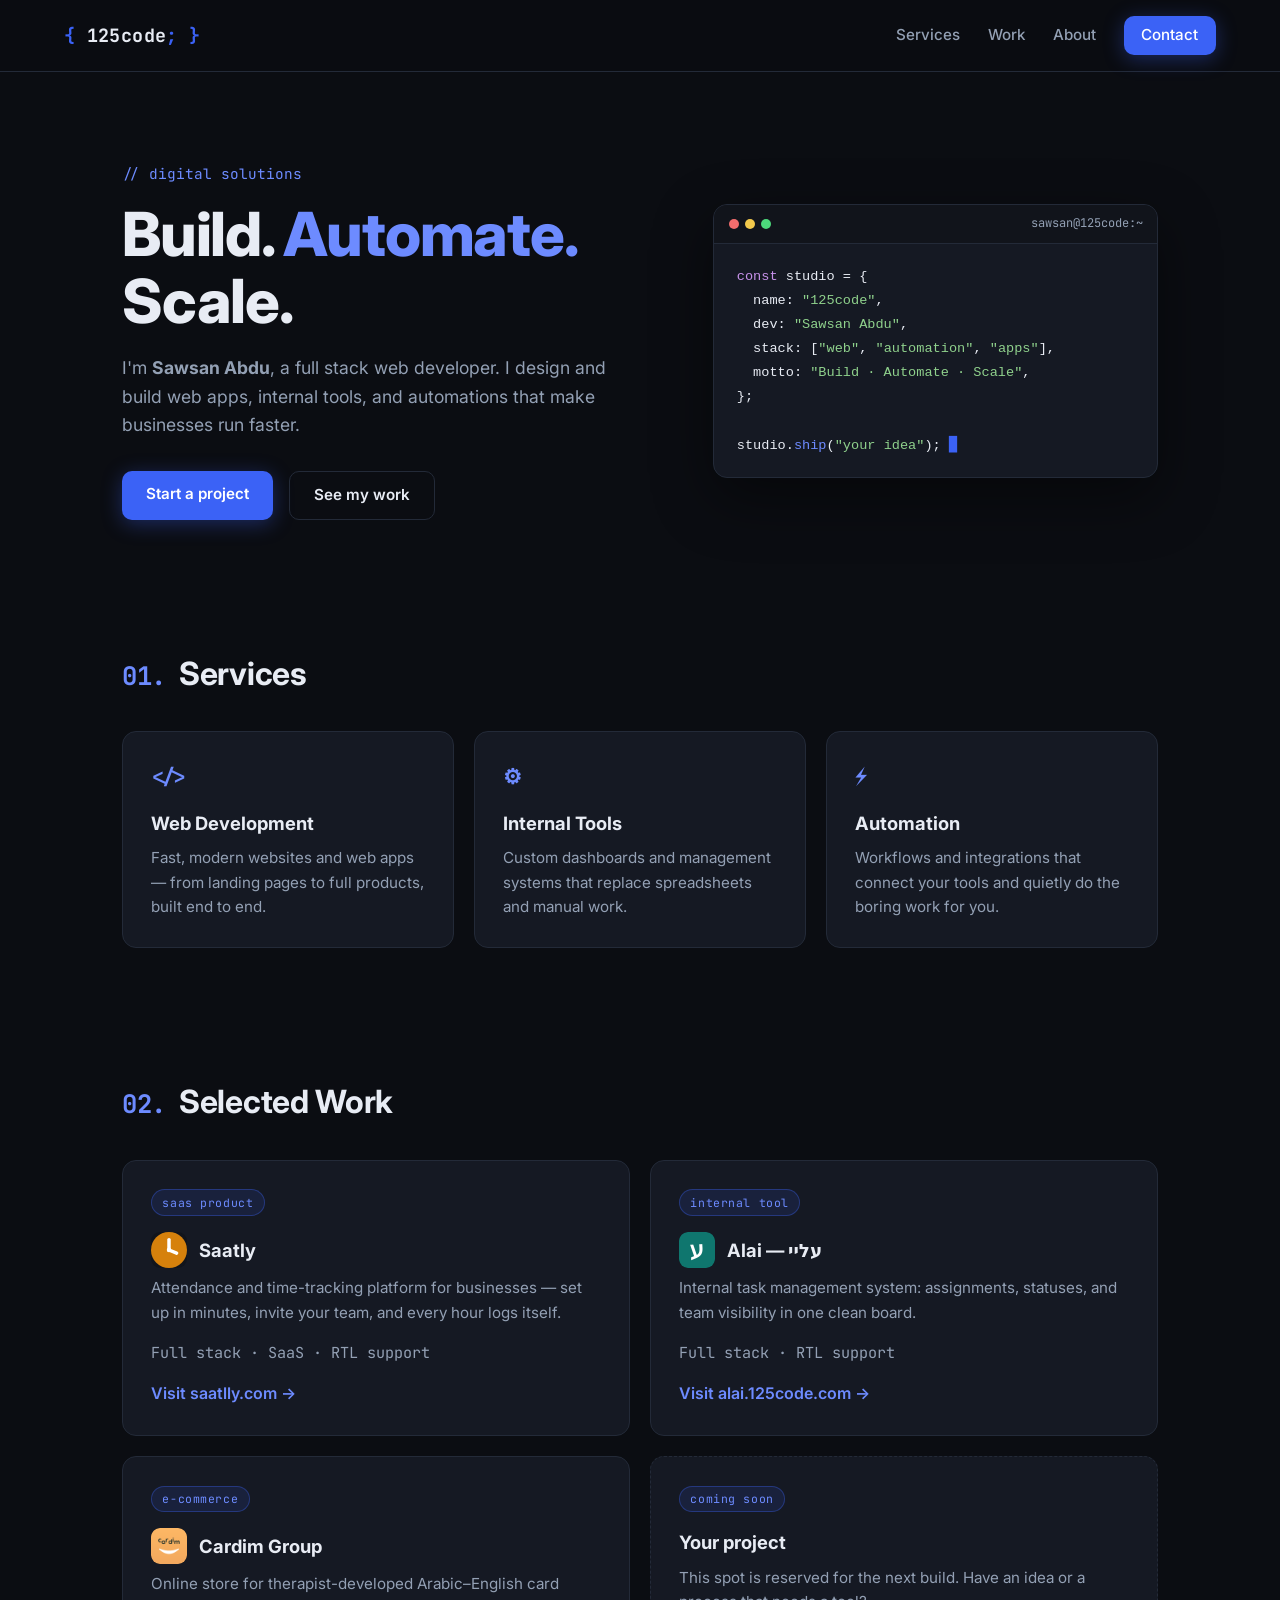
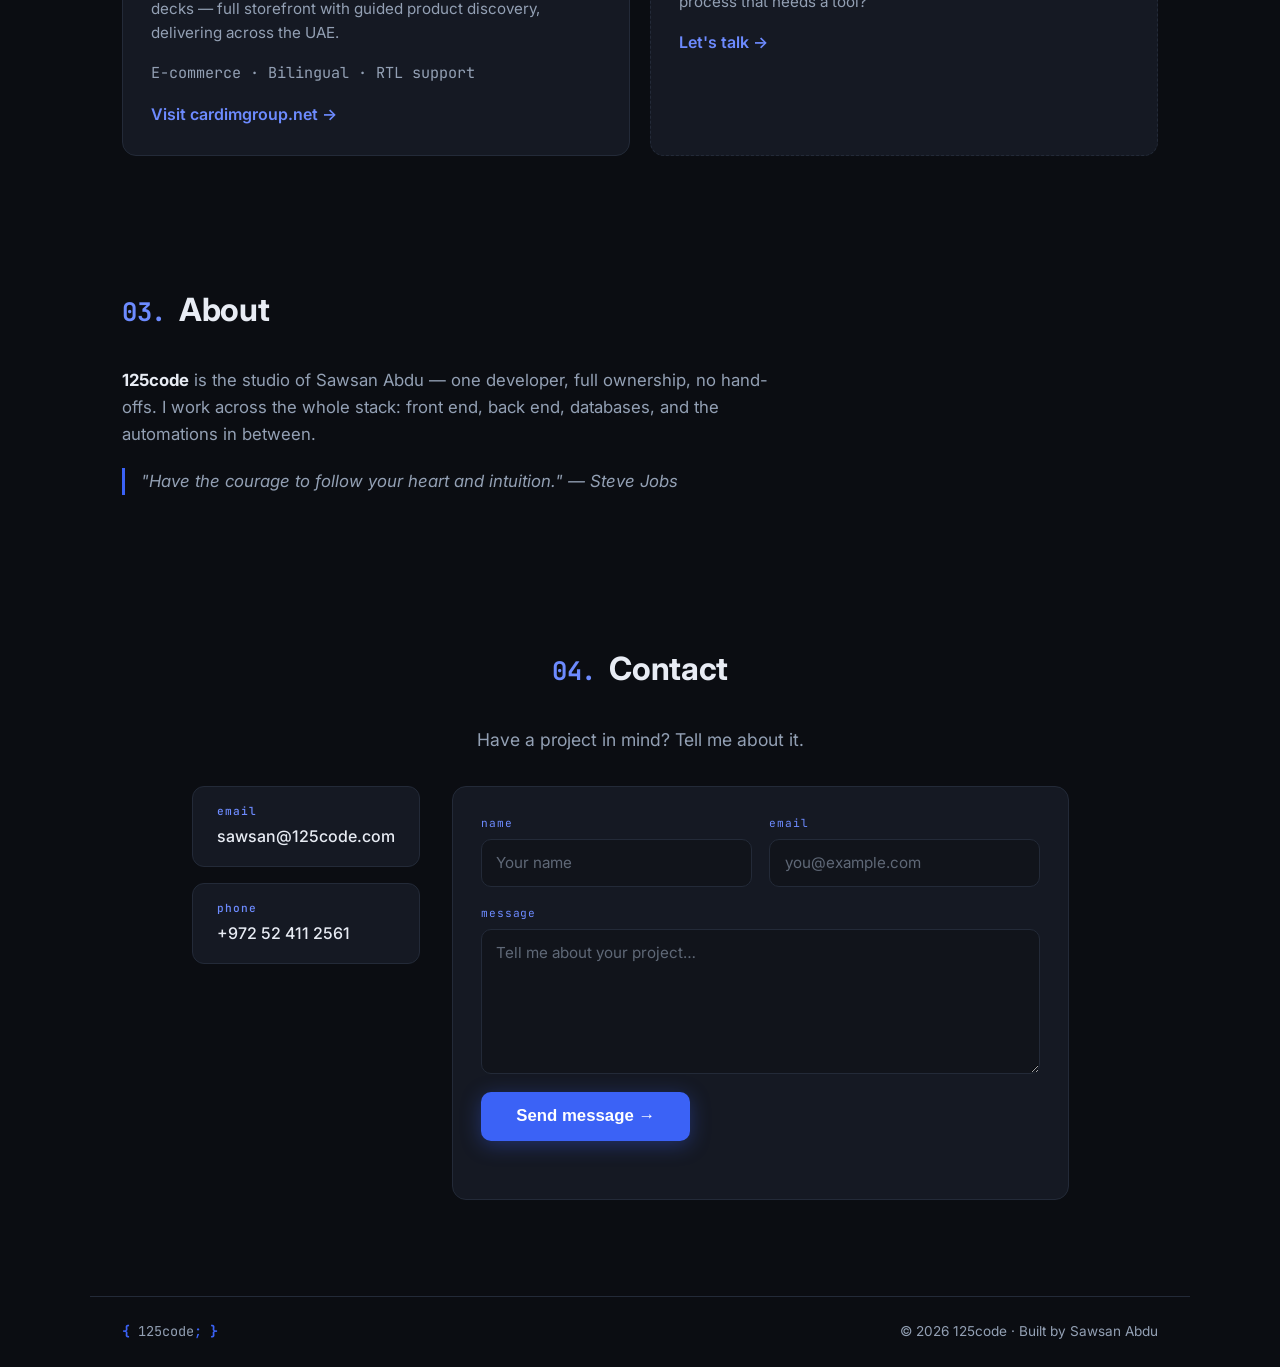
<file: index.html>
<!DOCTYPE html>
<html lang="en">
<head>
  <meta charset="UTF-8">
  <meta name="viewport" content="width=device-width, initial-scale=1.0">
  <title>125code — Digital Solutions · Sawsan Abdu, Full Stack Web Developer</title>
  <meta name="description" content="125code — digital solutions by Sawsan Abdu, full stack web developer. Build · Automate · Scale.">
  <meta property="og:title" content="125code — Digital Solutions">
  <meta property="og:description" content="Web apps, internal tools and automation by Sawsan Abdu, full stack web developer. Build · Automate · Scale.">
  <meta property="og:image" content="https://www.125code.com/img/og-image.png">
  <meta property="og:url" content="https://www.125code.com/">
  <meta property="og:type" content="website">
  <meta name="twitter:card" content="summary_large_image">
  <link rel="preconnect" href="https://fonts.googleapis.com">
  <link rel="preconnect" href="https://fonts.gstatic.com" crossorigin>
  <link href="https://fonts.googleapis.com/css2?family=Inter:wght@400;500;600;700;800&family=JetBrains+Mono:wght@400;500;700&display=swap" rel="stylesheet">
  <link rel="stylesheet" href="css/style.css">
  <link rel="icon" href="data:image/svg+xml,<svg xmlns='http://www.w3.org/2000/svg' viewBox='0 0 100 100'><text y='80' font-size='80' font-family='monospace' fill='%233b62f6'>{;}</text></svg>">
</head>
<body>

  <header class="nav" id="top">
    <a class="logo" href="#top" aria-label="125code home">
      <span class="brace">{</span> 125code<span class="semi">;</span> <span class="brace">}</span>
    </a>
    <nav class="nav-links" aria-label="Main">
      <a href="#services">Services</a>
      <a href="#work">Work</a>
      <a href="#about">About</a>
      <a href="#contact" class="btn btn-small">Contact</a>
    </nav>
    <button class="nav-toggle" aria-label="Toggle menu" aria-expanded="false">
      <span></span><span></span><span></span>
    </button>
  </header>

  <main>
    <!-- ============ HERO ============ -->
    <section class="hero">
      <div class="hero-text">
        <p class="eyebrow mono">// digital solutions</p>
        <h1>Build. <span class="accent">Automate.</span> Scale.</h1>
        <p class="lede">
          I'm <strong>Sawsan Abdu</strong>, a full stack web developer.
          I design and build web apps, internal tools, and automations
          that make businesses run faster.
        </p>
        <div class="hero-cta">
          <a class="btn" href="#contact">Start a project</a>
          <a class="btn btn-ghost" href="#work">See my work</a>
        </div>
      </div>

      <div class="hero-card" aria-hidden="true">
        <div class="term">
          <div class="term-bar"><i></i><i></i><i></i><span class="mono">sawsan@125code:~</span></div>
          <pre class="mono"><code><span class="c-kw">const</span> studio = {
  name: <span class="c-str">"125code"</span>,
  dev: <span class="c-str">"Sawsan Abdu"</span>,
  stack: [<span class="c-str">"web"</span>, <span class="c-str">"automation"</span>, <span class="c-str">"apps"</span>],
  motto: <span class="c-str">"Build · Automate · Scale"</span>,
};

studio.<span class="c-fn">ship</span>(<span class="c-str">"your idea"</span>); <span class="cursor">▊</span></code></pre>
        </div>
      </div>
    </section>

    <!-- ============ SERVICES ============ -->
    <section id="services" class="section">
      <h2><span class="mono accent">01.</span> Services</h2>
      <div class="grid grid-3">
        <article class="card">
          <div class="card-icon mono">&lt;/&gt;</div>
          <h3>Web Development</h3>
          <p>Fast, modern websites and web apps — from landing pages to full products, built end to end.</p>
        </article>
        <article class="card">
          <div class="card-icon mono">⚙</div>
          <h3>Internal Tools</h3>
          <p>Custom dashboards and management systems that replace spreadsheets and manual work.</p>
        </article>
        <article class="card">
          <div class="card-icon mono">⚡</div>
          <h3>Automation</h3>
          <p>Workflows and integrations that connect your tools and quietly do the boring work for you.</p>
        </article>
      </div>
    </section>

    <!-- ============ WORK ============ -->
    <section id="work" class="section">
      <h2><span class="mono accent">02.</span> Selected Work</h2>
      <div class="grid grid-2">
        <article class="card work-card">
          <div class="work-tag mono">saas product</div>
          <div class="work-head">
            <img class="work-icon" src="img/saatly-icon.svg" alt="Saatly logo" width="36" height="36">
            <h3>Saatly</h3>
          </div>
          <p>Attendance and time-tracking platform for businesses — set up in minutes, invite your team, and every hour logs itself.</p>
          <p class="mono stack-line">Full stack · SaaS · RTL support</p>
          <a class="link-arrow" href="https://www.saatlly.com/home" target="_blank" rel="noopener">Visit saatlly.com →</a>
        </article>
        <article class="card work-card">
          <div class="work-tag mono">internal tool</div>
          <div class="work-head">
            <img class="work-icon" src="img/alai-icon.svg" alt="Alai logo" width="36" height="36">
            <h3>Alai — עליי</h3>
          </div>
          <p>Internal task management system: assignments, statuses, and team visibility in one clean board.</p>
          <p class="mono stack-line">Full stack · RTL support</p>
          <a class="link-arrow" href="https://alai.125code.com/" target="_blank" rel="noopener">Visit alai.125code.com →</a>
        </article>
        <article class="card work-card">
          <div class="work-tag mono">e-commerce</div>
          <div class="work-head">
            <img class="work-icon" src="img/cardim-icon.png" alt="Cardim Group logo" width="36" height="36">
            <h3>Cardim Group</h3>
          </div>
          <p>Online store for therapist-developed Arabic–English card decks — full storefront with guided product discovery, delivering across the UAE.</p>
          <p class="mono stack-line">E-commerce · Bilingual · RTL support</p>
          <a class="link-arrow" href="https://cardimgroup.net/" target="_blank" rel="noopener">Visit cardimgroup.net →</a>
        </article>
        <article class="card work-card work-card--next">
          <div class="work-tag mono">coming soon</div>
          <h3>Your project</h3>
          <p>This spot is reserved for the next build. Have an idea or a process that needs a tool?</p>
          <a class="link-arrow" href="#contact">Let's talk →</a>
        </article>
      </div>
    </section>

    <!-- ============ ABOUT ============ -->
    <section id="about" class="section about">
      <h2><span class="mono accent">03.</span> About</h2>
      <div class="about-body">
        <p>
          <strong>125code</strong> is the studio of Sawsan Abdu — one developer,
          full ownership, no hand-offs. I work across the whole stack:
          front end, back end, databases, and the automations in between.
        </p>
        <p class="quote">
          "Have the courage to follow your heart and intuition." — Steve Jobs
        </p>
      </div>
    </section>

    <!-- ============ CONTACT ============ -->
    <section id="contact" class="section contact">
      <h2><span class="mono accent">04.</span> Contact</h2>
      <p class="lede">Have a project in mind? Tell me about it.</p>

      <div class="contact-layout">
        <div class="contact-grid">
          <a class="contact-item" href="mailto:sawsan@125code.com">
            <span class="mono contact-label">email</span>
            <span>sawsan@125code.com</span>
          </a>
          <a class="contact-item" href="tel:+972524112561">
            <span class="mono contact-label">phone</span>
            <span dir="ltr">+972 52 411 2561</span>
          </a>
        </div>

        <form class="contact-form" id="contact-form">
          <div class="form-row">
            <label>
              <span class="mono form-label">name</span>
              <input type="text" name="name" placeholder="Your name" required>
            </label>
            <label>
              <span class="mono form-label">email</span>
              <input type="email" name="email" placeholder="you@example.com" required>
            </label>
          </div>
          <label>
            <span class="mono form-label">message</span>
            <textarea name="message" rows="5" placeholder="Tell me about your project…" required></textarea>
          </label>
          <button type="submit" class="btn btn-big">Send message →</button>
          <p class="form-hint mono" id="form-hint"></p>
        </form>
      </div>
    </section>
  </main>

  <footer class="footer">
    <span class="mono"><span class="brace">{</span> 125code<span class="semi">;</span> <span class="brace">}</span></span>
    <span>© 2026 125code · Built by Sawsan Abdu</span>
  </footer>

  <script src="js/main.js"></script>
</body>
</html>
</file>
<file: css/style.css>
/* ===== 125code — brand tokens (from signature) ===== */
:root {
  --bg: #0b0d12;
  --bg-soft: #11141b;
  --card: #151923;
  --border: #232a38;
  --text: #e8ecf4;
  --muted: #93a0b4;
  --blue: #3b62f6;      /* signature brace blue */
  --blue-soft: #6d8bff;
  --font-sans: "Inter", system-ui, -apple-system, sans-serif;
  --font-mono: "JetBrains Mono", ui-monospace, SFMono-Regular, monospace;
}

* { margin: 0; padding: 0; box-sizing: border-box; }
html { scroll-behavior: smooth; }

body {
  background: var(--bg);
  color: var(--text);
  font-family: var(--font-sans);
  line-height: 1.6;
  -webkit-font-smoothing: antialiased;
}

.mono { font-family: var(--font-mono); }
.accent { color: var(--blue-soft); }
.brace { color: var(--blue); font-weight: 700; }
.semi { color: var(--blue); }

/* ===== Nav ===== */
.nav {
  position: sticky; top: 0; z-index: 50;
  display: flex; align-items: center; justify-content: space-between;
  padding: 1rem clamp(1.25rem, 5vw, 4rem);
  background: color-mix(in srgb, var(--bg) 85%, transparent);
  backdrop-filter: blur(12px);
  border-bottom: 1px solid var(--border);
}
.logo {
  font-family: var(--font-mono);
  font-size: 1.15rem; font-weight: 700;
  color: var(--text); text-decoration: none;
  letter-spacing: 0.02em;
}
.nav-links { display: flex; align-items: center; gap: 1.75rem; }
.nav-links a {
  color: var(--muted); text-decoration: none; font-size: 0.95rem; font-weight: 500;
  transition: color 0.2s;
}
.nav-links a:hover { color: var(--text); }
.nav-toggle { display: none; background: none; border: 0; cursor: pointer; }
.nav-toggle span {
  display: block; width: 22px; height: 2px; margin: 5px 0;
  background: var(--text); border-radius: 2px; transition: 0.25s;
}

/* ===== Buttons ===== */
.btn {
  display: inline-block;
  background: var(--blue); color: #fff !important;
  padding: 0.7rem 1.5rem; border-radius: 10px;
  text-decoration: none; font-weight: 600; font-size: 0.95rem;
  transition: transform 0.15s, box-shadow 0.15s, background 0.2s;
  box-shadow: 0 4px 20px rgba(59, 98, 246, 0.35);
}
.btn:hover { transform: translateY(-2px); background: var(--blue-soft); }
.btn-small { padding: 0.45rem 1.1rem; }
.btn-big { padding: 0.9rem 2.2rem; font-size: 1.05rem; }
.btn-ghost {
  background: transparent; color: var(--text) !important;
  border: 1px solid var(--border); box-shadow: none;
}
.btn-ghost:hover { background: var(--bg-soft); border-color: var(--blue); }

/* ===== Hero ===== */
.hero {
  display: grid; grid-template-columns: 1.1fr 0.9fr; gap: 3rem;
  align-items: center;
  max-width: 1100px; margin: 0 auto;
  padding: clamp(4rem, 10vh, 7rem) clamp(1.25rem, 5vw, 2rem) 4rem;
}
.eyebrow { color: var(--blue-soft); font-size: 0.9rem; margin-bottom: 1rem; }
.hero h1 {
  font-size: clamp(2.4rem, 6vw, 3.8rem);
  font-weight: 800; line-height: 1.1; letter-spacing: -0.02em;
  margin-bottom: 1.25rem;
}
.lede { color: var(--muted); font-size: 1.1rem; max-width: 32rem; }
.hero-cta { display: flex; gap: 1rem; margin-top: 2rem; flex-wrap: wrap; }

/* terminal card */
.term {
  background: var(--card);
  border: 1px solid var(--border);
  border-radius: 14px;
  overflow: hidden;
  box-shadow: 0 20px 60px rgba(0, 0, 0, 0.45);
}
.term-bar {
  display: flex; align-items: center; gap: 6px;
  padding: 0.6rem 0.9rem;
  background: var(--bg-soft); border-bottom: 1px solid var(--border);
}
.term-bar i { width: 10px; height: 10px; border-radius: 50%; background: var(--border); }
.term-bar i:first-child { background: #f26d6d; }
.term-bar i:nth-child(2) { background: #f2c94c; }
.term-bar i:nth-child(3) { background: #4cd97b; }
.term-bar span { margin-left: auto; color: var(--muted); font-size: 0.75rem; }
.term pre {
  padding: 1.25rem 1.4rem; font-size: 0.85rem; line-height: 1.7;
  overflow-x: auto; color: var(--text);
}
.c-kw { color: #c792ea; }
.c-str { color: #8fd18c; }
.c-fn { color: var(--blue-soft); }
.cursor { color: var(--blue); animation: blink 1.1s steps(1) infinite; }
@keyframes blink { 50% { opacity: 0; } }

/* ===== Sections ===== */
.section {
  max-width: 1100px; margin: 0 auto;
  padding: 4rem clamp(1.25rem, 5vw, 2rem);
}
.section h2 {
  font-size: clamp(1.5rem, 3vw, 2rem);
  margin-bottom: 2rem; letter-spacing: -0.01em;
}
.section h2 .mono { font-size: 0.8em; margin-right: 0.4rem; }

.grid { display: grid; gap: 1.25rem; }
.grid-3 { grid-template-columns: repeat(3, 1fr); }
.grid-2 { grid-template-columns: repeat(2, 1fr); }

.card {
  background: var(--card);
  border: 1px solid var(--border);
  border-radius: 14px;
  padding: 1.75rem;
  transition: transform 0.2s, border-color 0.2s;
}
.card:hover { transform: translateY(-4px); border-color: var(--blue); }
.card h3 { margin-bottom: 0.5rem; font-size: 1.15rem; }
.card p { color: var(--muted); font-size: 0.95rem; }
.card-icon {
  color: var(--blue-soft); font-size: 1.3rem; font-weight: 700;
  margin-bottom: 1rem;
}

.work-head {
  display: flex; align-items: center; gap: 0.75rem;
  margin-bottom: 0.5rem;
}
.work-head h3 { margin-bottom: 0; }
.work-icon {
  width: 36px; height: 36px; border-radius: 9px;
  object-fit: cover; flex-shrink: 0;
  background: var(--bg-soft);
}

.work-tag {
  display: inline-block; font-size: 0.72rem; letter-spacing: 0.05em;
  color: var(--blue-soft); background: rgba(59, 98, 246, 0.12);
  border: 1px solid rgba(59, 98, 246, 0.35);
  padding: 0.2rem 0.65rem; border-radius: 999px; margin-bottom: 1rem;
}
.stack-line { margin-top: 1rem; font-size: 0.78rem; color: var(--muted); }
.work-card--next { border-style: dashed; }
.link-arrow {
  display: inline-block; margin-top: 1rem;
  color: var(--blue-soft); text-decoration: none; font-weight: 600;
}
.link-arrow:hover { text-decoration: underline; }

/* ===== About ===== */
.about-body { max-width: 42rem; }
.about-body p { color: var(--muted); font-size: 1.05rem; margin-bottom: 1.25rem; }
.about-body strong { color: var(--text); }
.quote {
  border-left: 3px solid var(--blue);
  padding-left: 1rem; font-style: italic; font-size: 0.98rem;
}

/* ===== Contact ===== */
.contact { text-align: center; padding-bottom: 6rem; }
.contact .lede { margin: 0 auto 2rem; }
.contact-layout {
  display: grid; grid-template-columns: 0.85fr 1.15fr; gap: 2rem;
  max-width: 56rem; margin: 0 auto; text-align: left;
  align-items: start;
}
.contact-grid {
  display: flex; flex-direction: column; gap: 1rem;
}

.contact-form {
  display: flex; flex-direction: column; gap: 1.1rem;
  background: var(--card); border: 1px solid var(--border);
  border-radius: 14px; padding: 1.75rem;
}
.form-row {
  display: grid; grid-template-columns: 1fr 1fr; gap: 1.1rem;
}
.contact-form label { display: flex; flex-direction: column; gap: 0.35rem; }
.form-label { font-size: 0.7rem; color: var(--blue-soft); letter-spacing: 0.08em; }
.contact-form input,
.contact-form textarea {
  background: var(--bg-soft); color: var(--text);
  border: 1px solid var(--border); border-radius: 10px;
  padding: 0.7rem 0.9rem; font: inherit; font-size: 0.95rem;
  transition: border-color 0.2s;
  resize: vertical;
}
.contact-form input:focus,
.contact-form textarea:focus {
  outline: none; border-color: var(--blue);
}
.contact-form input::placeholder,
.contact-form textarea::placeholder { color: var(--muted); opacity: 0.6; }
.contact-form .btn { border: 0; cursor: pointer; align-self: flex-start; }
.form-hint { font-size: 0.78rem; color: var(--muted); min-height: 1em; margin: 0; }
.contact-item {
  display: flex; flex-direction: column; gap: 0.2rem;
  background: var(--card); border: 1px solid var(--border);
  border-radius: 12px; padding: 1rem 1.5rem;
  color: var(--text); text-decoration: none; font-weight: 500;
  transition: border-color 0.2s, transform 0.15s;
}
.contact-item:hover { border-color: var(--blue); transform: translateY(-2px); }
.contact-label { font-size: 0.7rem; color: var(--blue-soft); letter-spacing: 0.08em; }

/* ===== Footer ===== */
.footer {
  display: flex; align-items: center; justify-content: space-between;
  gap: 1rem; flex-wrap: wrap;
  max-width: 1100px; margin: 0 auto;
  padding: 1.5rem clamp(1.25rem, 5vw, 2rem);
  border-top: 1px solid var(--border);
  color: var(--muted); font-size: 0.85rem;
}

/* ===== Reveal on scroll ===== */
.reveal { opacity: 0; transform: translateY(18px); transition: opacity 0.6s, transform 0.6s; }
.reveal.visible { opacity: 1; transform: none; }

/* ===== Responsive ===== */
@media (max-width: 860px) {
  .hero { grid-template-columns: 1fr; padding-top: 3rem; }
  .grid-3, .grid-2 { grid-template-columns: 1fr; }
  .contact-layout { grid-template-columns: 1fr; }
  .contact-grid { flex-direction: row; flex-wrap: wrap; }
  .contact-grid .contact-item { flex: 1 1 14rem; }
  .form-row { grid-template-columns: 1fr; }

  .nav-toggle { display: block; }
  .nav-links {
    position: absolute; top: 100%; left: 0; right: 0;
    flex-direction: column; align-items: flex-start;
    gap: 0; padding: 0.5rem 1.25rem 1.25rem;
    background: var(--bg-soft); border-bottom: 1px solid var(--border);
    display: none;
  }
  .nav-links.open { display: flex; }
  .nav-links a { padding: 0.75rem 0; width: 100%; }
  .nav-links .btn { margin-top: 0.5rem; text-align: center; }
}
</file>
